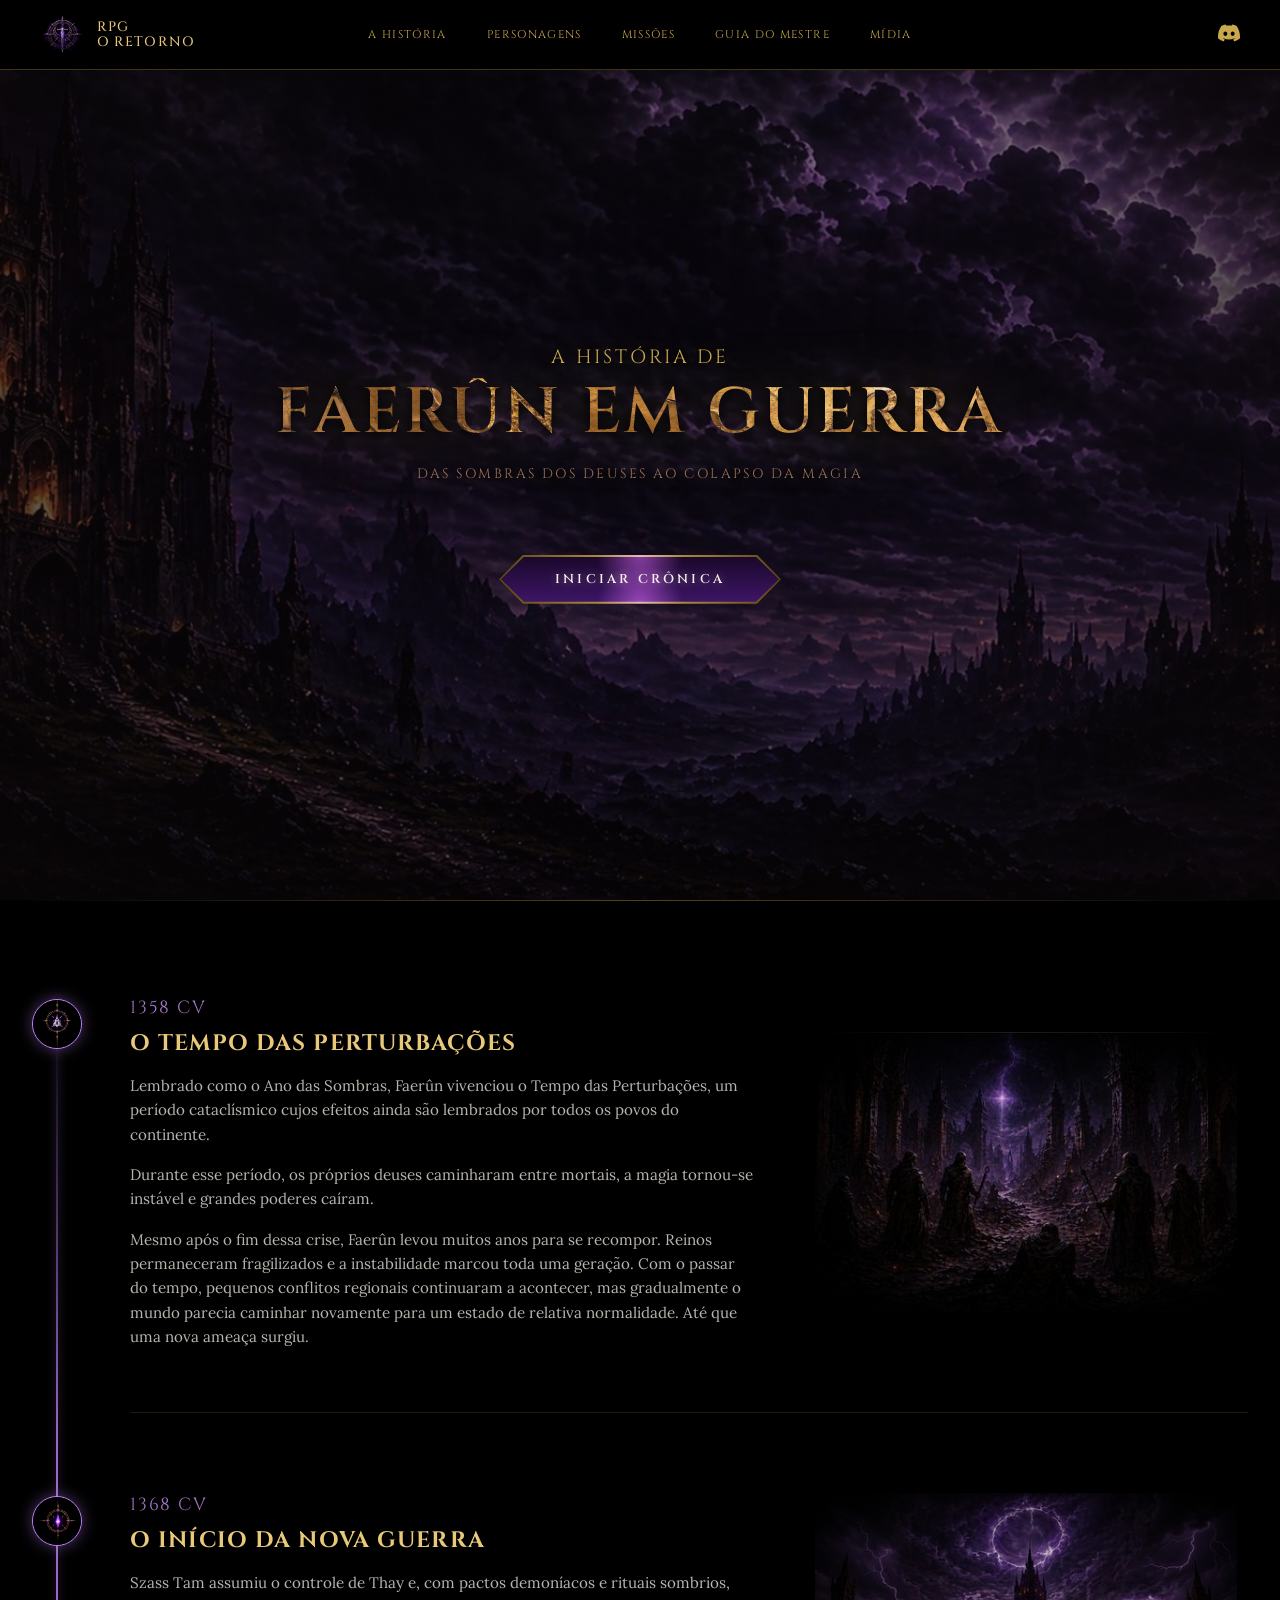
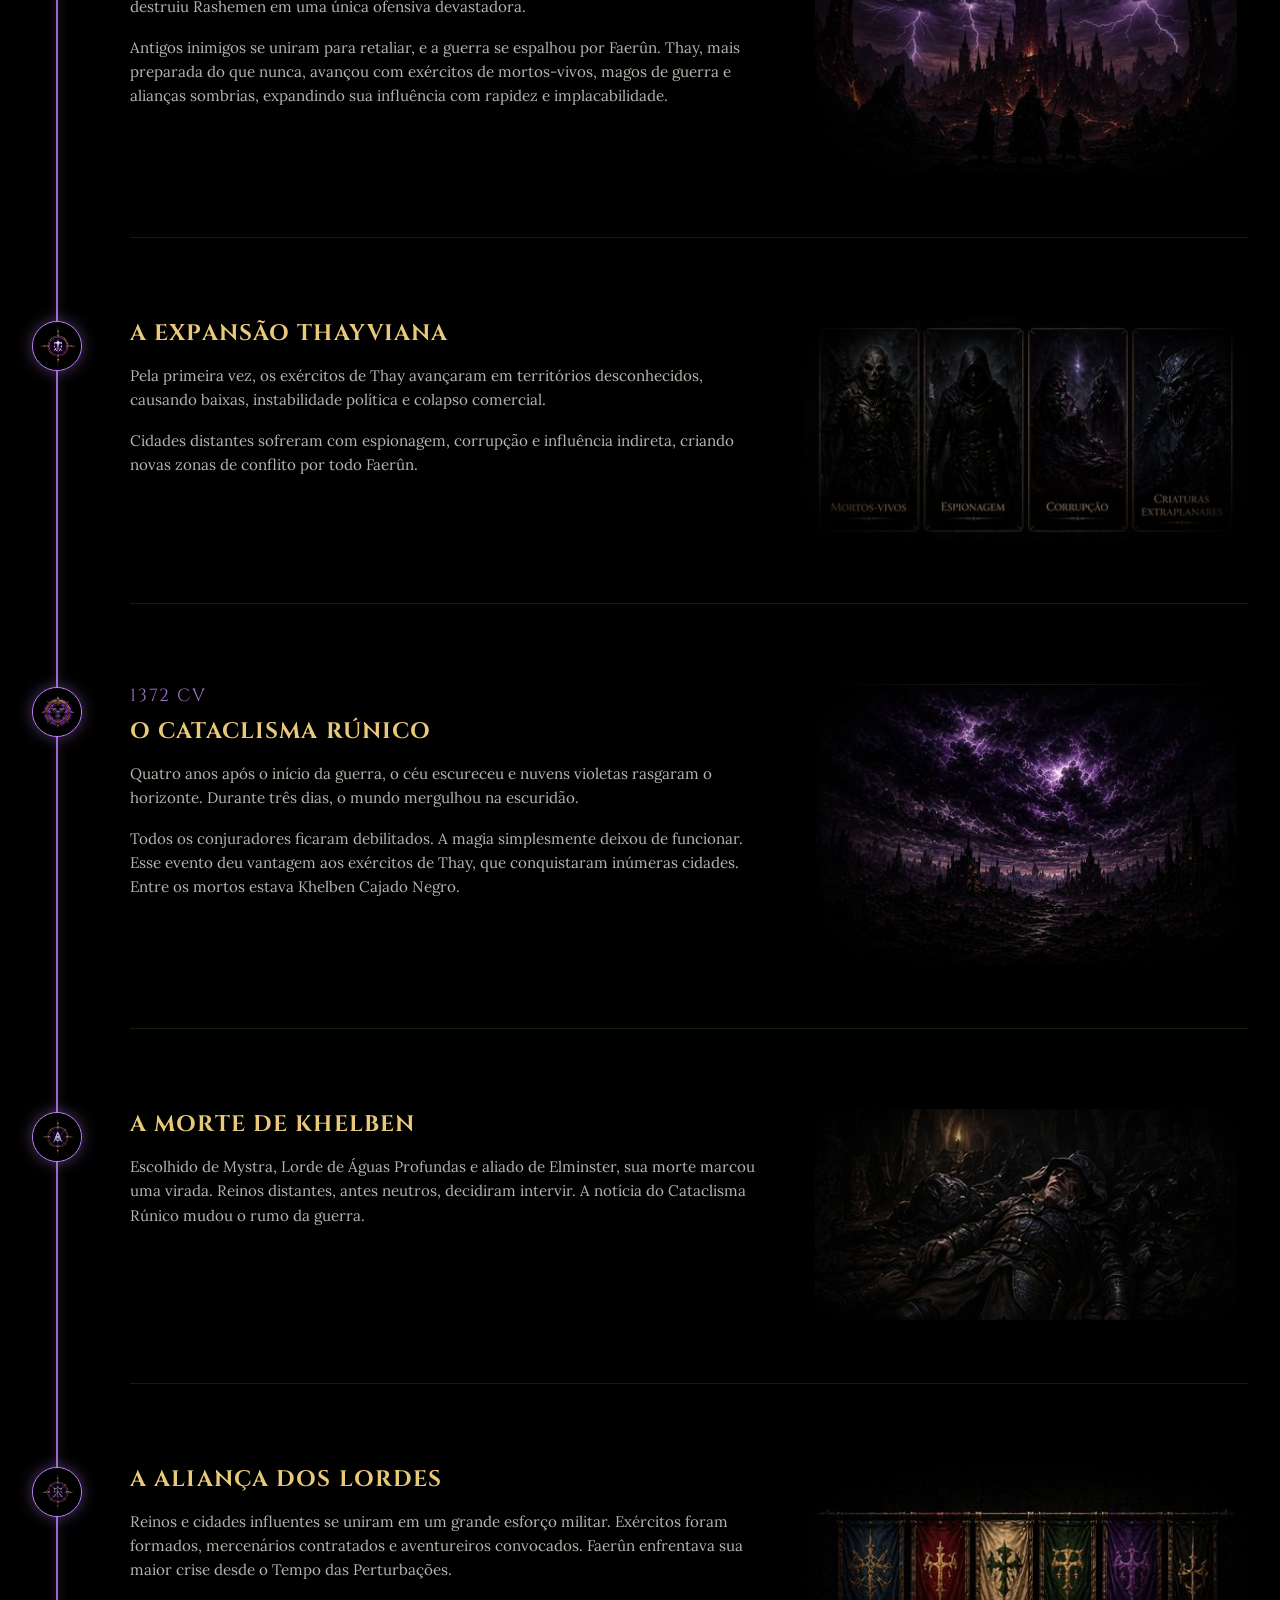
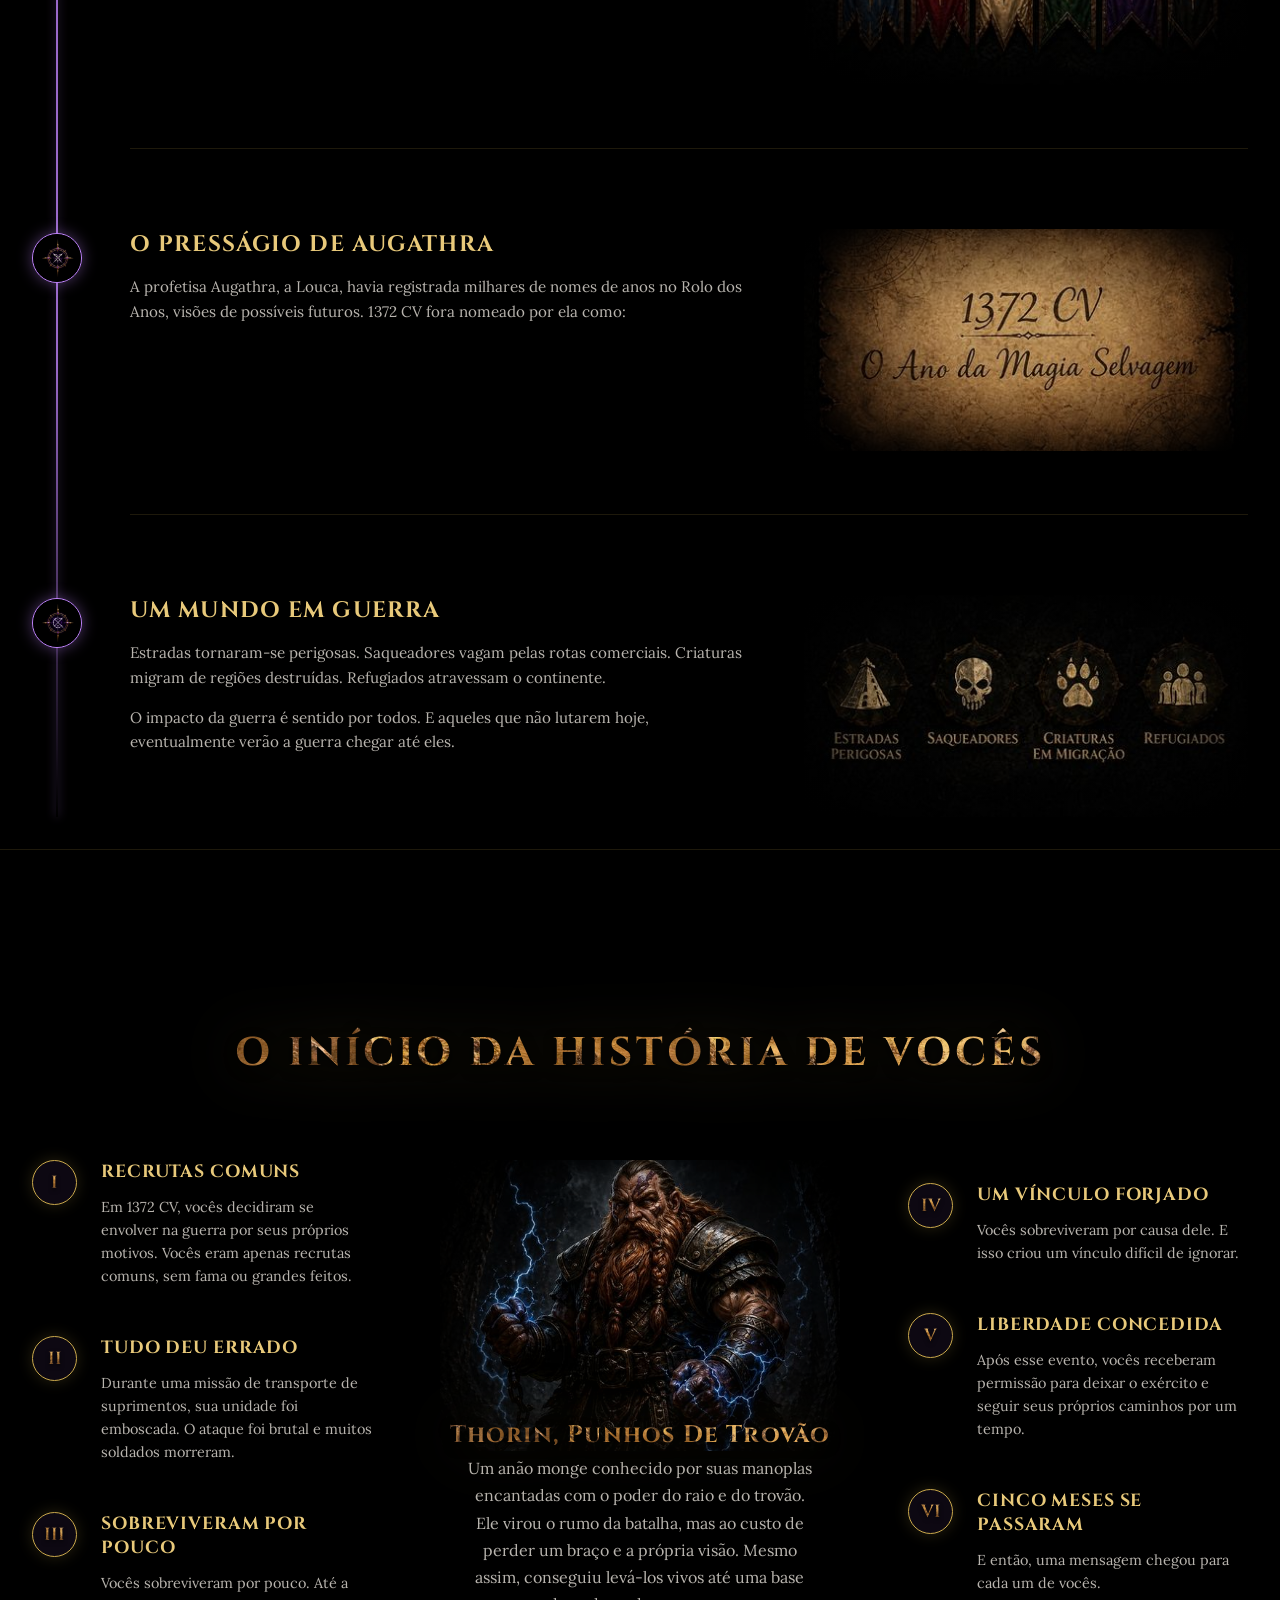
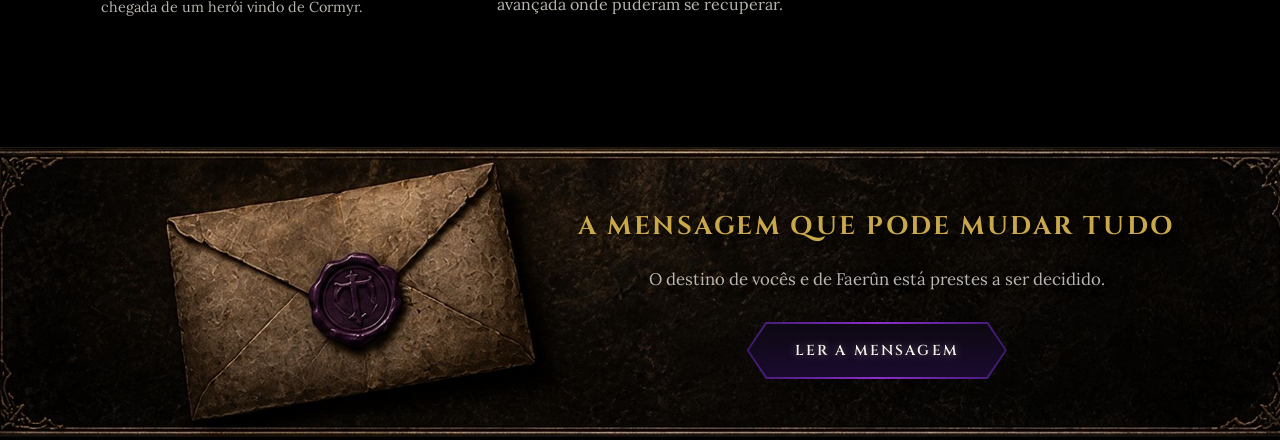
<file: historia.html>
<!DOCTYPE html>
<html lang="pt-br">
<head>
  <meta charset="UTF-8">
  <meta name="viewport" content="width=device-width, initial-scale=1.0">
  <title>A História - Crônicas da Guerra Rúnica</title>

  <link rel="stylesheet" href="css/reset.css">
  <link rel="stylesheet" href="css/variables.css">
  <link rel="stylesheet" href="css/hero.css"> 
  <link rel="stylesheet" href="css/historia.css"> </head>
<body>

  <header class="navbar" id="navbar">
    <div class="navbar__brand">
      <a href="index.html" style="display: flex; align-items: center; gap: 0.75rem;">
        <img src="images/logo.png" alt="Símbolo Rúnico" class="navbar__logo-img">
        <div class="navbar__logo-text">
          <span class="navbar__logo-main">RPG</span>
          <span class="navbar__logo-main">O retorno</span>
        </div>
      </a>
    </div>

    <nav class="navbar__nav">
      <a href="historia.html" class="navbar__link">A História</a>
      <a href="#Personagens" class="navbar__link">Personagens</a>
      <a href="#Missões" class="navbar__link">Missões</a>
      <a href="#mestre"   class="navbar__link">Guia do Mestre</a>
      <a href="#midia"    class="navbar__link">Mídia</a>
    </nav>

    <div class="navbar__social">
      <a href="#" class="navbar__social-link" aria-label="Discord">
        <svg viewBox="0 0 24 24" fill="currentColor" width="22" height="22">
          <path d="M20.317 4.3698a19.7913 19.7913 0 00-4.8851-1.5152.0741.0741 0 00-.0785.0371c-.211.3753-.4447.8648-.6083 1.2495-1.8447-.2762-3.68-.2762-5.4868 0-.1636-.3933-.4058-.8742-.6177-1.2495a.077.077 0 00-.0785-.037 19.7363 19.7363 0 00-4.8852 1.515.0699.0699 0 00-.0321.0277C.5334 9.0458-.319 13.5799.0992 18.0578a.0824.0824 0 00.0312.0561c2.0528 1.5076 4.0413 2.4228 5.9929 3.0294a.0777.0777 0 00.0842-.0276c.4616-.6304.8731-1.2952 1.226-1.9942a.076.076 0 00-.0416-.1057c-.6528-.2476-1.2743-.5495-1.8722-.8923a.077.077 0 01-.0076-.1277c.1258-.0943.2517-.1923.3718-.2914a.0743.0743 0 01.0776-.0105c3.9278 1.7933 8.18 1.7933 12.0614 0a.0739.0739 0 01.0785.0095c.1202.099.246.1981.3728.2924a.077.077 0 01-.0066.1276 12.2986 12.2986 0 01-1.873.8914.0766.0766 0 00-.0407.1067c.3604.698.7719 1.3628 1.225 1.9932a.076.076 0 00.0842.0286c1.961-.6067 3.9495-1.5219 6.0023-3.0294a.077.077 0 00.0313-.0552c.5004-5.177-.8382-9.6739-3.5485-13.6604a.061.061 0 00-.0312-.0286zM8.02 15.3312c-1.1825 0-2.1569-1.0857-2.1569-2.419 0-1.3332.9555-2.4189 2.157-2.4189 1.2108 0 2.1757 1.0952 2.1568 2.419 0 1.3332-.9555 2.4189-2.1569 2.4189zm7.9748 0c-1.1825 0-2.1569-1.0857-2.1569-2.419 0-1.3332.9554-2.4189 2.1569-2.4189 1.2108 0 2.1757 1.0952 2.1568 2.419 0 1.3332-.946 2.4189-2.1568 2.4189Z"/>
        </svg>
      </a>
    </div>
  </header>

  <section class="hero-hist">
    <div class="hero-hist__overlay"></div>

    <div class="hero-hist__content">
      <p class="hero-hist__pretitle">A História de</p>
      
      <h1 class="hero-hist__title">Faerûn em Guerra</h1>
      
      <p class="hero-hist__subtitle">Das Sombras dos Deuses ao Colapso da Magia</p>

      <a href="#historia-timeline" class="hero__cta">
        Iniciar Crônica
      </a>
    </div>
  </section>

  <!--Timeline-->
  <section class="timeline-section" id="historia-timeline">
    <div class="timeline-container">
      
      <div class="timeline__line"></div>

      <article class="timeline__item fade-in-scroll">
        <div class="timeline__node">
          <img src="images/simbolo01.png" alt="Ícone">
        </div>
        <div class="timeline__content">
          <span class="timeline__date">1358 CV</span>
          <h2 class="timeline__title">O Tempo das Perturbações</h2>
          <div class="timeline__text">
            <p>Lembrado como o Ano das Sombras, Faerûn vivenciou o Tempo das Perturbações, um período cataclísmico cujos efeitos ainda são lembrados por todos os povos do continente.</p>
            <p>Durante esse período, os próprios deuses caminharam entre mortais, a magia tornou-se instável e grandes poderes caíram.</p>
            <p>Mesmo após o fim dessa crise, Faerûn levou muitos anos para se recompor. Reinos permaneceram fragilizados e a instabilidade marcou toda uma geração. Com o passar do tempo, pequenos conflitos regionais continuaram a acontecer, mas gradualmente o mundo parecia caminhar novamente para um estado de relativa normalidade. Até que uma nova ameaça surgiu.</p>
          </div>
        </div>
        <div class="timeline__media media-single">
          <img src="images/tempo-das-pertubacoes.jpg" alt="Tempo das Perturbações">
        </div>
      </article>

      <article class="timeline__item fade-in-scroll">
        <div class="timeline__node">
          <img src="images/simbolo02.png" alt="Ícone">
        </div>
        <div class="timeline__content">
          <span class="timeline__date">1368 CV</span>
          <h2 class="timeline__title">O Início da Nova Guerra</h2>
          <div class="timeline__text">
            <p>Szass Tam assumiu o controle de Thay e, com pactos demoníacos e rituais sombrios, destruiu Rashemen em uma única ofensiva devastadora.</p>
            <p>Antigos inimigos se uniram para retaliar, e a guerra se espalhou por Faerûn. Thay, mais preparada do que nunca, avançou com exércitos de mortos-vivos, magos de guerra e alianças sombrias, expandindo sua influência com rapidez e implacabilidade.</p>
          </div>
        </div>
        <div class="timeline__media media-single">
          <img src="images/nova-guerra.jpg" alt="A Nova Guerra">
        </div>
      </article>

      <article class="timeline__item fade-in-scroll">
        <div class="timeline__node">
          <img src="images/simbolo03.png" alt="Ícone">
        </div>
        <div class="timeline__content">
          <h2 class="timeline__title">A Expansão Thayviana</h2>
          <div class="timeline__text">
            <p>Pela primeira vez, os exércitos de Thay avançaram em territórios desconhecidos, causando baixas, instabilidade política e colapso comercial.</p>
            <p>Cidades distantes sofreram com espionagem, corrupção e influência indireta, criando novas zonas de conflito por todo Faerûn.</p>
          </div>
        </div>
        <div class="timeline__media media-composed">
          <img src="images/expansao-de-thay.jpg" alt="Mortos-vivos, Espionagem e Criaturas">
        </div>
      </article>

      <article class="timeline__item fade-in-scroll">
        <div class="timeline__node">
          <img src="images/simbolo04.png" alt="Ícone">
        </div>
        <div class="timeline__content">
          <span class="timeline__date">1372 CV</span>
          <h2 class="timeline__title">O Cataclisma Rúnico</h2>
          <div class="timeline__text">
            <p>Quatro anos após o início da guerra, o céu escureceu e nuvens violetas rasgaram o horizonte. Durante três dias, o mundo mergulhou na escuridão.</p>
            <p>Todos os conjuradores ficaram debilitados. A magia simplesmente deixou de funcionar. Esse evento deu vantagem aos exércitos de Thay, que conquistaram inúmeras cidades. Entre os mortos estava Khelben Cajado Negro.</p>
          </div>
        </div>
        <div class="timeline__media media-single">
          <img src="images/cataclisma.jpg" alt="Cataclisma Rúnico">
        </div>
      </article>

      <article class="timeline__item fade-in-scroll">
        <div class="timeline__node">
          <img src="images/simbolo05.png" alt="Ícone">
        </div>
        <div class="timeline__content">
          <h2 class="timeline__title">A Morte de Khelben</h2>
          <div class="timeline__text">
            <p>Escolhido de Mystra, Lorde de Águas Profundas e aliado de Elminster, sua morte marcou uma virada. Reinos distantes, antes neutros, decidiram intervir. A notícia do Cataclisma Rúnico mudou o rumo da guerra.</p>
          </div>
        </div>
        <div class="timeline__media media-single">
          <img src="images/khelben-bg.jpg" alt="Morte de Khelben">
        </div>
      </article>

      <article class="timeline__item fade-in-scroll">
        <div class="timeline__node">
          <img src="images/simbolo06.png" alt="Ícone">
        </div>
        <div class="timeline__content">
          <h2 class="timeline__title">A Aliança dos Lordes</h2>
          <div class="timeline__text">
            <p>Reinos e cidades influentes se uniram em um grande esforço militar. Exércitos foram formados, mercenários contratados e aventureiros convocados. Faerûn enfrentava sua maior crise desde o Tempo das Perturbações.</p>
          </div>
        </div>
        <div class="timeline__media media-composed">
          <img src="images/alianca-lordes.jpg" alt="Banners da Aliança dos Lordes">
        </div>
      </article>

      <article class="timeline__item fade-in-scroll">
        <div class="timeline__node">
          <img src="images/simbolo07.png" alt="Ícone">
        </div>
        <div class="timeline__content">
          <h2 class="timeline__title">O Presságio de Augathra</h2>
          <div class="timeline__text">
            <p>A profetisa Augathra, a Louca, havia registrada milhares de nomes de anos no Rolo dos Anos, visões de possíveis futuros. 1372 CV fora nomeado por ela como:</p>
          </div>
        </div>
        <div class="timeline__media media-scroll">
          <img src="images/pressagio.jpg" alt="Pergaminho 1372">
        </div>
      </article>

      <article class="timeline__item fade-in-scroll">
        <div class="timeline__node">
          <img src="images/simbolo08.png" alt="Ícone">
        </div>
        <div class="timeline__content">
          <h2 class="timeline__title">Um Mundo em Guerra</h2>
          <div class="timeline__text">
            <p>Estradas tornaram-se perigosas. Saqueadores vagam pelas rotas comerciais. Criaturas migram de regiões destruídas. Refugiados atravessam o continente.</p>
            <p>O impacto da guerra é sentido por todos. E aqueles que não lutarem hoje, eventualmente verão a guerra chegar até eles.</p>
          </div>
        </div>
        <div class="timeline__media media-composed">
          <img src="images/mundo-em-guerra.jpg" alt="Ícones de status da guerra">
        </div>
      </article>

    </div>
  </section>

  <!-- ═══════════════════════════════════
       SEÇÃO: O INÍCIO DA HISTÓRIA
  ═══════════════════════════════════ -->
  <section class="inicio-historia" id="inicio-historia">
    <div class="inicio-historia__container">
      <h2 class="inicio-historia__main-title fade-in-scroll">O Início da História de Vocês</h2>

      <div class="inicio-historia__grid">
        <!-- Coluna Esquerda -->
        <div class="inicio-historia__col">
          <div class="inicio-item fade-in-scroll">
            <div class="inicio-item__circle"><span class="gold-text-mask">I</span></div>
            <div class="inicio-item__content">
              <h3 class="inicio-item__title">Recrutas Comuns</h3>
              <p>Em 1372 CV, vocês decidiram se envolver na guerra por seus próprios motivos. Vocês eram apenas recrutas comuns, sem fama ou grandes feitos.</p>
            </div>
          </div>
          <div class="inicio-item fade-in-scroll">
            <div class="inicio-item__circle"><span class="gold-text-mask">II</span></div>
            <div class="inicio-item__content">
              <h3 class="inicio-item__title">Tudo Deu Errado</h3>
              <p>Durante uma missão de transporte de suprimentos, sua unidade foi emboscada. O ataque foi brutal e muitos soldados morreram.</p>
            </div>
          </div>
          <div class="inicio-item fade-in-scroll">
            <div class="inicio-item__circle"><span class="gold-text-mask">III</span></div>
            <div class="inicio-item__content">
              <h3 class="inicio-item__title">Sobreviveram por Pouco</h3>
              <p>Vocês sobreviveram por pouco. Até a chegada de um herói vindo de Cormyr.</p>
            </div>
          </div>
        </div>

        <!-- Coluna Central (Thorin) -->
        <div class="inicio-historia__center fade-in-scroll">
          <img src="images/thorin-bg.jpg" alt="Thorin, Punhos de Trovão" class="inicio-historia__hero-img">
          <h3 class="inicio-historia__hero-title">Thorin, Punhos de Trovão</h3>
          <p class="inicio-historia__hero-desc">Um anão monge conhecido por suas manoplas encantadas com o poder do raio e do trovão. Ele virou o rumo da batalha, mas ao custo de perder um braço e a própria visão. Mesmo assim, conseguiu levá-los vivos até uma base avançada onde puderam se recuperar.</p>
        </div>

        <!-- Coluna Direita -->
        <div class="inicio-historia__col">
          <div class="inicio-item fade-in-scroll">
            <div class="inicio-item__circle"><span class="gold-text-mask">IV</span></div>
            <div class="inicio-item__content">
              <h3 class="inicio-item__title">Um Vínculo Forjado</h3>
              <p>Vocês sobreviveram por causa dele. E isso criou um vínculo difícil de ignorar.</p>
            </div>
          </div>
          <div class="inicio-item fade-in-scroll">
            <div class="inicio-item__circle"><span class="gold-text-mask">V</span></div>
            <div class="inicio-item__content">
              <h3 class="inicio-item__title">Liberdade Concedida</h3>
              <p>Após esse evento, vocês receberam permissão para deixar o exército e seguir seus próprios caminhos por um tempo.</p>
            </div>
          </div>
          <div class="inicio-item fade-in-scroll">
            <div class="inicio-item__circle"><span class="gold-text-mask">VI</span></div>
            <div class="inicio-item__content">
              <h3 class="inicio-item__title">Cinco Meses Se Passaram</h3>
              <p>E então, uma mensagem chegou para cada um de vocês.</p>
            </div>
          </div>
        </div>
      </div>
    </div>
  </section>

  <footer class="footer-historia">
    <div class="footer-historia__content fade-in-scroll">
      <h2 class="footer-historia__title">A Mensagem Que Pode Mudar Tudo</h2>
      <p class="footer-historia__text">O destino de vocês e de Faerûn está prestes a ser decidido.</p>
      
      <!-- Usamos o ID btnFooterCarta para reaproveitar a lógica do modal -->
      <button class="footer-historia__cta" id="btnFooterCarta">
        Ler a Mensagem
      </button>
    </div>
  </footer>

  <div class="modal" id="modalCarta" role="dialog" aria-modal="true">
    <div class="modal__backdrop" id="modalBackdrop"></div>
    <div class="modal__container">
      <button class="modal__close" id="modalClose" aria-label="Fechar">✕</button>
      <img src="images/carta-bg.jpeg" alt="Carta de Thorin" class="modal__image">
    </div>
  </div>

  <script src="js/hero.js"></script>
</body>
</html>
</file>
<file: css/variables.css>
@import url('https://fonts.googleapis.com/css2?family=Cinzel:wght@400;600;700;900&family=Lora:ital,wght@0,400;0,500;0,600;1,400;1,500&display=swap');

:root {
  /* ── Paleta ── */
  --color-black:        #000000;
  --color-dark:         #0D0812;
  --color-purple-deep:  #1A0A2E;
  --color-purple-mid:   #3D1A6E;
  --color-purple-vivid: #8B2FC9;
  --color-purple-glow:  #C084FC;
  --color-gold:         #C9A84C;
  --color-gold-light:   #E8C97A;
  --color-white:        #F5F0E8;
  --color-white-dim:    rgba(245, 240, 232, 0.75);

  /* ── Tipografia ── */
  --font-display: 'Cinzel', serif;
  --font-body:    'Lora', serif;

  /* ── Glow/Sombras ── */
  --glow-purple: 0 0 20px rgba(192, 132, 252, 0.6),
                 0 0 60px rgba(139, 47, 201, 0.3);
  --glow-gold:   0 0 15px rgba(201, 168, 76, 0.5),
                 0 0 40px rgba(201, 168, 76, 0.2);

  /* ── Transições ── */
  --transition-fast:   150ms ease;
  --transition-smooth: 400ms cubic-bezier(0.25, 0.46, 0.45, 0.94);
  --transition-slow:   800ms cubic-bezier(0.25, 0.46, 0.45, 0.94);

  /* ── Z-index ── */
  --z-base:    1;
  --z-overlay: 10;
  --z-nav:     100;
  --z-modal:   1000;
}
</file>
<file: css/hero.css>
/* ══════════════════════════════════════════
   NAVBAR
══════════════════════════════════════════ */

.navbar {
  position: fixed;
  top: 0;
  left: 0;
  right: 0;
  z-index: var(--z-nav);
  display: flex;
  align-items: center;
  justify-content: space-between;
  padding: 0.75rem 2.5rem; /* Ajustado levemente para uma altura mais elegante */
  
  /* Mudança: De gradiente para cor sólida preta */
  background: var(--color-black); 
  
  /* Mudança: Borda inferior um pouco mais definida para o efeito dourado */
  border-bottom: 1px solid rgba(201, 168, 76, 0.3); 
  
  transition: background var(--transition-smooth);
}

.navbar.scrolled {
  background: rgba(10, 6, 8, 0.97);
  border-bottom-color: rgba(201, 168, 76, 0.3);
  box-shadow: 0 4px 30px rgba(0, 0, 0, 0.5);
}

.navbar__brand {
  display: flex;
  align-items: center;
  gap: 0.75rem;
}

.navbar__logo-icon {
  font-size: 1.5rem;
  color: var(--color-purple-glow);
  text-shadow: var(--glow-purple);
  line-height: 1;
}

.navbar__logo-text {
  display: flex;
  flex-direction: column;
  line-height: 1.1;
}

.navbar__logo-img {
  width: 45px; 
  height: auto;
}

.navbar__logo-small {
  font-family: var(--font-display);
  font-size: 0.6rem;
  font-weight: 400;
  letter-spacing: 0.15em;
  text-transform: uppercase;
  color: var(--color-gold);
}

.navbar__logo-main {
  font-family: var(--font-display);
  font-size: 0.85rem;
  font-weight: 500;
  letter-spacing: 0.08em;
  text-transform: uppercase;
  color: var(--color-gold-light);
}

.navbar__nav {
  display: flex;
  align-items: center;
  gap: 2.5rem;
  
  /* Adicione estas 3 linhas para forçar o centro perfeito */
  position: absolute;
  left: 50%;
  transform: translateX(-50%);
}

.navbar__link {
  font-family: var(--font-display);
  font-size: 0.7rem;
  font-weight: 400;
  letter-spacing: 0.12em;
  text-transform: uppercase;
  color: var(--color-gold); /* Modificado de white-dim para gold */
  transition: color var(--transition-fast);
  position: relative;
}

.navbar__link::after {
  content: '';
  position: absolute;
  bottom: -4px;
  left: 0;
  width: 0;
  height: 1px;
  background: var(--color-gold);
  transition: width var(--transition-smooth);
}

.navbar__link:hover {
  color: var(--color-gold-light);
}

.navbar__link:hover::after {
  width: 100%;
}

.navbar__social {
  display: flex;
  align-items: center;
  gap: 1.25rem;
}

.navbar__social-link {
  color: var(--color-gold); /* Modificado de white-dim para gold */
  transition: color var(--transition-fast), transform var(--transition-fast);
}

.navbar__social-link:hover {
  color: var(--color-gold-light); /* Modificado de purple-glow para gold-light */
  transform: translateY(-2px);
}

/* ══════════════════════════════════════════
   HERO
══════════════════════════════════════════ */

.hero {
  position: relative;
  width: 100%;
  height: 100vh;
  min-height: 600px;
  display: flex;
  align-items: center;
  justify-content: center;
  overflow: hidden;
  background-color: var(--color-black);
}

/* Background */
.hero__bg {
  position: absolute;
  inset: 0;
  z-index: 0;
}

.hero__bg-video {
  width: 100%;
  height: 100%;
  object-fit: cover; /* Garante que o vídeo cubra a tela toda */
  object-position: center;
  /* Mantendo o clima cinematográfico que ajustamos */
  filter: brightness(0.4) contrast(1); 
}



/* Partículas */
.hero__particles {
  position: absolute;
  inset: 0;
  z-index: 1;
  pointer-events: none;
}

.particle {
  position: absolute;
  width: 3px;
  height: 3px;
  background: var(--color-purple-glow);
  border-radius: 50%;
  box-shadow: var(--glow-purple);
  animation: particle-float linear infinite;
  opacity: 0;
}

.particle:nth-child(1) { left: 15%; animation-duration: 8s;  animation-delay: 0s;   top: 70%; }
.particle:nth-child(2) { left: 35%; animation-duration: 11s; animation-delay: 2s;   top: 80%; }
.particle:nth-child(3) { left: 55%; animation-duration: 9s;  animation-delay: 1s;   top: 75%; }
.particle:nth-child(4) { left: 72%; animation-duration: 13s; animation-delay: 3s;   top: 85%; }
.particle:nth-child(5) { left: 88%; animation-duration: 10s; animation-delay: 0.5s; top: 65%; }

@keyframes particle-float {
  0%   { opacity: 0; transform: translateY(0) scale(1); }
  10%  { opacity: 1; }
  80%  { opacity: 0.6; }
  100% { opacity: 0; transform: translateY(-400px) scale(0.3); }
}

/* Conteúdo */
.hero__content {
  position: relative;
  z-index: 2;
  text-align: center;
  display: flex;
  flex-direction: column;
  align-items: center;
  gap: 1.25rem;
  animation: hero-reveal 1.4s cubic-bezier(0.25, 0.46, 0.45, 0.94) forwards;
  opacity: 0;
}

@keyframes hero-reveal {
  0%   { opacity: 0; transform: translateY(24px); }
  100% { opacity: 1; transform: translateY(0); }
}

.hero__ornament {
  font-size: 1rem;
  color: var(--color-gold);
  text-shadow: var(--glow-gold);
  letter-spacing: 1rem;
  animation: ornament-pulse 3s ease-in-out infinite;
}

@keyframes ornament-pulse {
  0%, 100% { opacity: 0.7; text-shadow: var(--glow-gold); }
  50%       { opacity: 1;   text-shadow: 0 0 30px rgba(201,168,76,0.8), 0 0 60px rgba(201,168,76,0.4); }
}

.hero__pretitle {
  font-family: var(--font-display);
  font-size: clamp(0.95rem, 1.7vw, 1.2rem);
  font-weight: 400;
  letter-spacing: 0.35em;
  text-transform: capitalize;
  color: var(--color-gold);
  text-shadow: var(--glow-gold);
}

.hero__title-group {
  display: flex;
  flex-direction: column;
  align-items: center;
}

.hero__title {
  display: flex;
  flex-direction: column;
  align-items: center;
  line-height: 0.9;
  
  /* Adicionamos drop-shadow aqui para dar profundidade ao texto com máscara */
  filter: drop-shadow(0px 4px 2px rgba(0, 0, 0, 0.8)) drop-shadow(0px 0px 20px rgba(201, 168, 76, 0.3));
}

.hero__title-line {
  display: block;
  font-family: var(--font-display);
  font-size: clamp(2.6rem, 6vw, 5.5rem);
  font-weight: 600;
  letter-spacing: 0.04em;
  text-transform: capitalize;
  
  /* Removemos o text-shadow daqui pois ele conflita com text-fill-color transparent */
  
  /* Substituímos o gradiente pela imagem de textura */
  background: url('../images/textura-ouro.jpg') center/cover no-repeat;
  
  /* Máscara de texto para o fundo aparecer apenas dentro das letras */
  -webkit-background-clip: text;
  background-clip: text;
  -webkit-text-fill-color: transparent;
  color: transparent; /* Fallback */
}

/* A linha horizontal dourada */
.hero__divider {
  position: relative;
  width: 100%;
  max-width: 450px; /* Controla a largura máxima da linha */
  height: 1px;
  /* Cria o efeito da linha sumindo nas bordas e forte no meio */
  background: linear-gradient(
    90deg, 
    transparent 0%, 
    rgba(201, 168, 76, 0.8) 50%, /* Nossa cor gold */
    transparent 100%
  );
  /* Ajuste das margens para aproximar os elementos */
  margin-top: 0.25rem;
  margin-bottom: 0.25rem; /* Reduzido de 1.5rem para aproximar do subtítulo */
  margin-left: 0;
  margin-right: 0;
  display: flex;
  align-items: center;
  justify-content: center;
}

/* O losango central brilhante */
.hero__divider::before {
  content: '';
  position: absolute;
  width: 10px;
  height: 10px;
  /* Rotaciona um quadrado em 45 graus para virar um losango */
  transform: rotate(45deg);
  
  /* Cor interna roxa e borda dourada */
  background: #3D1A6E; /* Roxo médio */
  border: 1px solid #C9A84C; /* Dourado */
  
  /* O brilho (glow) roxo ao redor do losango */
  box-shadow: 0 0 12px 2px rgba(192, 132, 252, 0.7);
}

.hero__subtitle {
  font-family: var(--font-body);
  font-size: clamp(0.85rem, 1.8vw, 1.05rem);
  font-style: italic;
  font-weight: 400;
  color: #9c7257;
  line-height: 1.5;
  max-width: 480px;
  letter-spacing: 0.02em;
}

/* CTA Button */
/* Container principal do botão (fundo dourado que servirá de borda) */
.hero__cta {
  position: relative;
  padding: 1.2rem 4rem;
  margin-top: 2rem;
  font-family: var(--font-display);
  font-size: clamp(0.85rem, 1.2vw, 1.1rem);
  font-weight: 600;
  letter-spacing: 0.25em;
  text-transform: uppercase;
  color: #F5F0E8;
  text-shadow: 0 0 10px rgba(245, 240, 232, 0.4);
  
  /* Gradiente dourado que forma a borda externa */
  background: linear-gradient(90deg, #5c4316, #C9A84C, #5c4316);
  
  /* A tesoura: corta as laterais em formato de seta/chanfro */
  clip-path: polygon(1.5rem 0, calc(100% - 1.5rem) 0, 100% 50%, calc(100% - 1.5rem) 100%, 1.5rem 100%, 0 50%);
  
  border: none;
  cursor: pointer;
  display: inline-flex;
  align-items: center;
  justify-content: center;
  transition: transform 0.2s ease, filter 0.3s ease;
  z-index: 1; /* Cria um contexto de empilhamento */
}

/* O "miolo" escuro do botão, ligeiramente menor para revelar o dourado do fundo */
.hero__cta::before {
  content: '';
  position: absolute;
  /* Os 2px aqui definem a espessura da borda dourada */
  top: 2px; left: 2px; right: 2px; bottom: 2px; 
  
  /* Fundo roxo muito escuro */
  background: linear-gradient(180deg, #1a082b 0%, #3d1566 100%);
  
  /* Mesma tesoura, mas ajustada para caber dentro */
  clip-path: polygon(calc(1.5rem - 1px) 0, calc(100% - (1.5rem - 1px)) 0, 100% 50%, calc(100% - (1.5rem - 1px)) 100%, calc(1.5rem - 1px) 100%, 0 50%);
  z-index: -1; /* Joga pro fundo, mas atrás do texto */
}

/* Os pontos de luz roxa (glow) no centro do topo e da base */
.hero__cta::after {
  content: '';
  position: absolute;
  top: 0; left: 50%;
  transform: translateX(-50%);
  width: 100px;
  height: 100%;
  pointer-events: none;
  z-index: 2;
  /* Cria duas esferas de luz brilhantes */
  background: 
    radial-gradient(ellipse at 50% 0%, rgba(220, 100, 255, 0.8) 0%, transparent 60%),
    radial-gradient(ellipse at 50% 100%, rgba(220, 100, 255, 0.8) 0%, transparent 60%);
  mix-blend-mode: screen;
  opacity: 0.7;
  transition: opacity 0.3s ease;
}

/* Efeito ao passar o mouse */
.hero__cta:hover {
  filter: brightness(1.2);
  transform: scale(1.02);
}

.hero__cta:hover::after {
  opacity: 1; /* Brilha mais forte no hover */
}

.hero__cta:active {
  transform: scale(0.98);
}

/* Scroll indicator */
.hero__scroll {
  position: absolute;
  bottom: 2rem;
  left: 50%;
  transform: translateX(-50%);
  z-index: 2;
  display: flex;
  flex-direction: column;
  align-items: center;
  gap: 0.5rem;
  animation: scroll-fade 2s ease-in-out 2s both;
}

@keyframes scroll-fade {
  from { opacity: 0; transform: translateX(-50%) translateY(10px); }
  to   { opacity: 1; transform: translateX(-50%) translateY(0); }
}

.hero__scroll-mouse {
  width: 22px;
  height: 36px;
  border: 1.5px solid rgba(201, 168, 76, 0.4);
  border-radius: 11px;
  display: flex;
  justify-content: center;
  padding-top: 6px;
}

.hero__scroll-wheel {
  width: 3px;
  height: 7px;
  background: var(--color-gold);
  border-radius: 2px;
  animation: scroll-wheel 1.8s ease-in-out infinite;
}

@keyframes scroll-wheel {
  0%   { transform: translateY(0);   opacity: 1; }
  80%  { transform: translateY(10px); opacity: 0; }
  100% { transform: translateY(0);   opacity: 0; }
}

.hero__scroll-label {
  font-family: var(--font-display);
  font-size: 0.55rem;
  letter-spacing: 0.2em;
  text-transform: uppercase;
  color: rgba(201, 168, 76, 0.5);
}

/* ══════════════════════════════════════════
   MODAL — Carta de Thorin
══════════════════════════════════════════ */

.modal {
  position: fixed;
  inset: 0;
  z-index: var(--z-modal);
  display: flex;
  align-items: center;
  justify-content: center;
  pointer-events: none;
  opacity: 0;
  transition: opacity var(--transition-smooth);
}

.modal.active {
  pointer-events: all;
  opacity: 1;
}

.modal__backdrop {
  position: absolute;
  inset: 0;
  background: rgba(10, 6, 8, 0.85);
  backdrop-filter: blur(6px);
}

.modal__container {
  position: relative;
  z-index: 1;
  width: min(680px, 90vw);
  max-height: 85vh;
  overflow-y: auto;
  background:
    linear-gradient(
      145deg,
      rgba(26, 10, 46, 0.97) 0%,
      rgba(13, 8, 18, 0.99) 100%
    );
  border: 1px solid rgba(201, 168, 76, 0.3);
  padding: 3rem 3.5rem;
  text-align: center;
  box-shadow:
    0 0 60px rgba(139, 47, 201, 0.3),
    inset 0 0 80px rgba(61, 26, 110, 0.1);

  /* 1. Definimos que o ponto de ancoragem da animação é o topo do elemento */
  transform-origin: top center;
  
  /* 2. Estado inicial (Fechado): 
     - perspective(1200px): Cria o ambiente 3D.
     - rotateX(-60deg): Inclina o fundo da carta para trás, sumindo.
     - scaleY(0): A carta está completamente enrolada.
     - translateY(-40px): A carta começa um pouco mais alta. */
  transform: perspective(1200px) rotateX(-60deg) scaleY(0) translateY(-40px);
  
  /* A opacidade do container também começa em 0 */
  opacity: 0;
  
  /* 3. A transição: Usamos 'ease-in' para fechar rápido, mas na volta usaremos outro tempo */
  transition: transform 0.3s ease-in, opacity 0.3s ease-in;

  /* Scrollbar personalizada */
  scrollbar-width: thin;
  scrollbar-color: rgba(201,168,76,0.3) transparent;
}

.modal.active .modal__container {
  /* Estado Final (Aberto): Totalmente visível, sem rotação e tamanho original */
  transform: perspective(1200px) rotateX(0deg) scaleY(1) translateY(0);
  opacity: 1;
  
  /* 4. A Mágica do Quique: O cubic-bezier(0.34, 1.56, 0.64, 1) faz a carta 
     descer, passar um pouquinho do limite, e voltar, como um papel pesado se abrindo! */
  transition: transform 0.8s cubic-bezier(0.34, 1.56, 0.64, 1), opacity 0.5s ease-out;
}

.modal__container::-webkit-scrollbar { width: 4px; }
.modal__container::-webkit-scrollbar-thumb {
  background: rgba(201,168,76,0.3);
  border-radius: 2px;
}

.modal__close {
  position: absolute;
  top: 1.25rem;
  right: 1.5rem;
  font-family: var(--font-display);
  font-size: 0.85rem;
  color: rgba(245, 240, 232, 0.4);
  cursor: pointer;
  transition: color var(--transition-fast);
  background: none;
  border: none;
  line-height: 1;
}

.modal__close:hover {
  color: var(--color-gold);
}

.modal__ornament {
  font-size: 1rem;
  color: var(--color-gold);
  text-shadow: var(--glow-gold);
  margin-bottom: 0.75rem;
}

.modal__title {
  font-family: var(--font-display);
  font-size: clamp(1.2rem, 3vw, 1.6rem);
  font-weight: 700;
  letter-spacing: 0.1em;
  text-transform: uppercase;
  color: var(--color-gold-light);
  text-shadow: var(--glow-gold);
  margin-bottom: 1.25rem;
}

.modal__divider {
  width: 120px;
  height: 1px;
  background: linear-gradient(
    to right,
    transparent,
    var(--color-gold),
    transparent
  );
  margin: 0 auto 2rem;
}

.modal__body {
  text-align: left;
  display: flex;
  flex-direction: column;
  gap: 1rem;
}

.modal__body p {
  font-family: var(--font-body);
  font-size: clamp(0.875rem, 1.5vw, 0.95rem);
  font-weight: 400;
  line-height: 1.8;
  color: var(--color-white-dim);
}

.modal__signature {
  font-family: var(--font-display) !important;
  font-size: 0.85rem !important;
  letter-spacing: 0.08em;
  color: var(--color-gold) !important;
  text-align: right;
  margin-top: 0.5rem;
  text-shadow: var(--glow-gold);
}

/* Esconde os elementos internos inicialmente */
.modal__title,
.modal__divider,
.modal__body,
.modal__ornament {
  opacity: 0;
  transform: translateY(15px); /* Joga o texto um pouco pra baixo */
  transition: opacity 0s, transform 0s; /* Reseta quando fecha */
}

/* Quando o modal fica ativo, anima os elementos internos com um atraso (delay) */
.modal.active .modal__ornament {
  opacity: 1;
  transform: translateY(0);
  transition: opacity 0.6s ease 0.3s, transform 0.6s ease 0.3s;
}

.modal.active .modal__title {
  opacity: 1;
  transform: translateY(0);
  transition: opacity 0.6s ease 0.4s, transform 0.6s ease 0.4s;
}

.modal.active .modal__divider {
  opacity: 1;
  transform: translateY(0);
  transition: opacity 0.6s ease 0.5s, transform 0.6s ease 0.5s;
}

.modal.active .modal__body {
  opacity: 1;
  transform: translateY(0);
  transition: opacity 0.8s ease 0.6s, transform 0.8s ease 0.6s;
}

/* ══════════════════════════════════════════
   CONTROLE DE ÁUDIO DO HERO
══════════════════════════════════════════ */

.hero__audio-btn {
  position: absolute;
  bottom: 1.5rem;
  right: 1.5rem;
  z-index: var(--z-overlay); /* Garante que fique clicável por cima do vídeo */
  background: rgba(10, 6, 8, 0.6);
  backdrop-filter: blur(4px);
  border: 1px solid rgba(201, 168, 76, 0.3);
  border-radius: 50%;
  width: 30px;
  height: 30px;
  color: var(--color-gold);
  display: flex;
  align-items: center;
  justify-content: center;
  cursor: pointer;
  transition: all var(--transition-fast);
}

.hero__audio-btn:hover {
  border-color: var(--color-gold);
  background: rgba(10, 6, 8, 0.9);
  transform: scale(1.1);
  box-shadow: var(--glow-gold);
}

/* Responsividade: mover um pouco em telas de celular */
@media (max-width: 768px) {
  .hero__audio-btn {
    bottom: 1.5rem;
    right: 1.5rem;
    width: 40px;
    height: 40px;
  }
}
</file>
<file: css/historia.css>
/* ══════════════════════════════════════════
   HERO DA PÁGINA "A HISTÓRIA"
══════════════════════════════════════════ */

.hero-hist {
  position: relative;
  width: 100%;
  height: 100vh;
  min-height: 600px;
  display: flex;
  align-items: center;
  justify-content: center;
  
  
  background: url('../images/hero-hist.jpg') center/cover no-repeat;
  background-color: var(--color-black);
  overflow: hidden;
}

/* Escurece levemente a imagem para garantir a leitura do texto */
.hero-hist__overlay {
  position: absolute;
  inset: 0;
  background: radial-gradient(circle at center, rgba(10, 6, 8, 0.2) 0%, rgba(10, 6, 8, 0.8) 100%);
  z-index: 1;
}

.hero-hist__content {
  position: relative;
  z-index: 2;
  text-align: center;
  display: flex;
  flex-direction: column;
  align-items: center;
  margin-top: 3rem; /* Compensa o espaço da navbar */
  
  /* Animação suave de entrada ao carregar a página */
  animation: fadeUp 1.2s cubic-bezier(0.25, 0.46, 0.45, 0.94) forwards;
}

@keyframes fadeUp {
  0% { opacity: 0; transform: translateY(30px); }
  100% { opacity: 1; transform: translateY(0); }
}

/* ── Tipografia ── */

.hero-hist__pretitle {
  font-family: var(--font-display);
  font-size: clamp(0.95rem, 1.7vw, 1.2rem);
  color: var(--color-gold);
  text-transform: uppercase;
  letter-spacing: 0.15em;
  margin-bottom: 0.5rem;
  text-shadow: 0 4px 10px rgba(0, 0, 0, 0.8);
}

.hero-hist__title {
  font-family: var(--font-display);
  font-size: clamp(2rem, 5vw, 5rem);
  font-weight: 600;
  text-transform: uppercase;
  letter-spacing: 0.05em;
  line-height: 1.1;
  margin-bottom: 1rem;
  
  /* A MESMA MÁSCARA DE OURO DO INDEX */
  background: url('../images/textura-ouro.jpg') center/cover no-repeat;
  -webkit-background-clip: text;
  background-clip: text;
  -webkit-text-fill-color: transparent;
  color: transparent; 
  
  /* Sombra para destacar as bordas da letra dourada no fundo escuro */
  filter: drop-shadow(0px 4px 6px rgba(0, 0, 0, 0.9)) drop-shadow(0px 0px 30px rgba(201, 168, 76, 0.2));
}

.hero-hist__subtitle {
  font-family: var(--font-display);
  font-size: clamp(0.7rem, 1.2vw, 0.85rem);
  color: #9c7257;
  text-transform: uppercase;
  letter-spacing: 0.18em;
  margin-bottom: 2.5rem;
  text-shadow: 0 4px 8px rgba(0, 0, 0, 0.9);
}

/* Reduz o botão levemente caso queira exatamente a proporção da imagem */
.hero-hist__content .hero__cta {
  padding: 1rem 3.5rem;
  font-size: clamp(0.8rem, 1vw, 1rem);
}

/* ══════════════════════════════════════════
   LINHA DO TEMPO DA HISTÓRIA
══════════════════════════════════════════ */

.timeline-section {
  background-color: var(--color-black);
  padding: 6rem 2rem 2rem;
  position: relative;
  overflow: hidden;
}

.timeline-section::before {
  content: '';
  position: absolute;
  top: 0;
  left: 0;
  right: 0;
  height: 1px;
  background: linear-gradient(90deg, transparent, rgba(201, 168, 76, 0.4), transparent);
}

.timeline-container {
  max-width: 1300px;
  margin: 0 auto;
  position: relative;
  display: flex;
  flex-direction: column;
  gap: 5rem;
}

/* ── A Linha Vertical Mágica ── */
.timeline__line {
  position: absolute;
  top: 0;
  bottom: 0;
  left: 24px; 
  width: 2px;
  background: linear-gradient(
    to bottom, 
    rgba(192, 132, 252, 0.0) 0%,   /* Transparente no topo */
    rgba(192, 132, 252, 0.8) 15%,  /* Fica sólido rapidamente */
    rgba(192, 132, 252, 0.8) 85%,  /* Mantém sólido quase até o final */
    rgba(192, 132, 252, 0.0) 100%  /* Transparente na base */
  );
  box-shadow: 0 0 10px rgba(192, 132, 252, 0.4);
  z-index: 0;
}

/* ── O Item da Timeline ── */
.timeline__item {
  display: grid;
  grid-template-columns: 50px 1.2fr 0.85fr;
  gap: 3rem;
  position: relative;
  z-index: 1;
  align-items: start;
  padding-bottom: 4rem;
}

.timeline__item::after {
  content: '';
  position: absolute;
  bottom: 0;
  left: calc(50px + 3rem);
  right: 0;
  height: 1px;
  background: rgba(201, 168, 76, 0.15);
}

.timeline__item:last-child {
  padding-bottom: 0;
}

.timeline__item:last-child::after {
  display: none;
}

/* ── Os Nós (Bolinhas com os ícones) ── */
.timeline__node {
  width: 50px;
  height: 50px;
  margin-top: 0.2rem;
  background: var(--color-dark);
  border: 1.5px solid var(--color-purple-glow);
  border-radius: 50%;
  display: flex;
  align-items: center;
  justify-content: center;
  box-shadow: 0 0 15px rgba(192, 132, 252, 0.4);
  position: relative;
  overflow: hidden;
}

.timeline__node::before,
.timeline__node::after {
  content: '';
  position: absolute;
  width: 4px;
  height: 4px;
  background: var(--color-purple-glow);
  border-radius: 50%;
  left: 50%;
  transform: translateX(-50%);
}
.timeline__node::before { top: -6px; }
.timeline__node::after { bottom: -6px; }

.timeline__node img {
  width: 100%;
  height: 100%;
  object-fit: cover;
  border-radius: 50%;
}

/* ── Textos ── */
.timeline__content {
  display: flex;
  flex-direction: column;
  gap: 0.5rem;
}

.timeline__date {
  font-family: var(--font-display);
  font-size: 1.1rem;
  color: #a476c8;
  letter-spacing: 0.1em;
}

.timeline__title {
  font-family: var(--font-display);
  font-size: 1.4rem;
  color: var(--color-gold-light);
  text-transform: uppercase;
  letter-spacing: 0.05em;
  margin-bottom: 0.5rem;
}

.timeline__text p {
  font-family: var(--font-body);
  font-size: 0.95rem;
  line-height: 1.6;
  color: var(--color-white-dim);
  margin-bottom: 1rem;
}
.timeline__text p:last-child { margin-bottom: 0; }

/* ── Área de Mídia (Imagens da Direita) ── */
.timeline__media {
  display: flex;
  justify-content: center;
  align-self: center;
  justify-self: end;
  position: relative;
  overflow: hidden;
}

.timeline__media::after {
  content: '';
  position: absolute;
  inset: -2px;
  z-index: 1;
  pointer-events: none;
  background: radial-gradient(
    ellipse at center,
    transparent 30%, 
    rgba(0, 0, 0, 0.4) 65%, 
    #000000 95%, 
    #000000 100%
  );
}

.timeline__media img {
  border-radius: 4px;
  position: relative;
  z-index: 0;
  transition: transform var(--transition-smooth);
}

/* Variação 1: Imagem Única Padrão */
.media-single img {
  width: 100%;
  max-width: 95%;
  max-height: 320px;
  object-fit: cover;
  border: none;
  border-radius: 8px;
  box-shadow: none;
  -webkit-mask-image: radial-gradient(ellipse 95% 80% at 50% 50%, black 60%, transparent 100%);
  mask-image: radial-gradient(ellipse 95% 80% at 50% 50%, black 60%, transparent 100%);
}

.timeline__item:hover .media-single img {
  border-color: rgba(201, 168, 76, 0.5);
}

/* Variação 2: Imagem Composta (Seu design pré-montado) */
.media-composed img {
  width: 100%;
  height: auto;
  object-fit: contain;
  border: none;
  box-shadow: none;
  background: transparent;
  -webkit-mask-image: radial-gradient(ellipse 95% 80% at 50% 50%, black 60%, transparent 100%);
  mask-image: radial-gradient(ellipse 95% 80% at 50% 50%, black 60%, transparent 100%);
}

/* ── Animações de Scroll ── */
.fade-in-scroll {
  /* opacity: 0; */
  transform: translateY(40px);
  transition: opacity 0.8s ease-out, transform 0.8s cubic-bezier(0.25, 0.46, 0.45, 0.94);
}

.fade-in-scroll.is-visible {
  opacity: 1;
  transform: translateY(0);
}

/* Responsividade Básica para Celulares */
@media (max-width: 900px) {
  .timeline__item {
    grid-template-columns: 50px 1fr; 
  }
  .timeline__line { left: 24px; }
  .timeline__node { width: 50px; height: 50px; }
  
  .timeline__media {
    grid-column: 2; 
    margin-top: -1rem;
  }
}

/* ══════════════════════════════════════════
   FOOTER (FINAL DA PÁGINA)
══════════════════════════════════════════ */
.footer-historia {
  width: 100%;
  max-width: 1920px;
  aspect-ratio: 1920 / 440;
  min-height: 280px; /* Trava de segurança para não sumir no mobile */
  margin: 0 auto;
  position: relative;
  background: var(--color-black) url('../images/footer-bg.jpg') center / 100% 100% no-repeat;
  display: flex;
  align-items: center;
  justify-content: flex-end; /* Joga o bloco de conteúdo para o lado direito */
  border-top: 1px solid rgba(201, 168, 76, 0.15);
  overflow: hidden;
}

.footer-historia__content {
  width: 55%; /* Limita o conteúdo à metade direita */
  padding-right: 8%; /* Margem de respiro na borda direita */
  display: flex;
  flex-direction: column;
  align-items: center;
  text-align: center;
  gap: 1.5rem;
}

.footer-historia__title {
  font-family: var(--font-display);
  font-size: clamp(1.2rem, 2.2vw, 1.6rem);
  color: var(--color-gold);
  text-transform: uppercase;
  letter-spacing: 0.1em;
  text-shadow: 0 4px 10px rgba(0, 0, 0, 0.9);
}

.footer-historia__text {
  font-family: var(--font-body);
  font-size: 1.05rem;
  color: var(--color-white-dim);
  text-shadow: 0 2px 8px rgba(0, 0, 0, 0.9);
}

/* ── Botão Temático Roxo ── */
.footer-historia__cta {
  position: relative;
  padding: 1.2rem 3rem;
  margin-top: 0.5rem;
  font-family: var(--font-display);
  font-size: 0.9rem;
  font-weight: 600;
  letter-spacing: 0.15em;
  text-transform: uppercase;
  color: #F5F0E8;
  text-shadow: 0 0 10px rgba(245, 240, 232, 0.4);
  
  /* Borda usando a paleta roxa rúnica */
  background: linear-gradient(90deg, var(--color-purple-mid), var(--color-purple-vivid), var(--color-purple-mid));
  clip-path: polygon(1.2rem 0, calc(100% - 1.2rem) 0, 100% 50%, calc(100% - 1.2rem) 100%, 1.2rem 100%, 0 50%);
  border: none;
  cursor: pointer;
  display: inline-flex;
  align-items: center;
  justify-content: center;
  transition: transform 0.2s ease, filter 0.3s ease;
  z-index: 1;
}

.footer-historia__cta::before {
  content: '';
  position: absolute;
  top: 2px; left: 2px; right: 2px; bottom: 2px; 
  background: linear-gradient(180deg, var(--color-dark) 0%, var(--color-purple-deep) 100%);
  clip-path: polygon(calc(1.2rem - 1px) 0, calc(100% - (1.2rem - 1px)) 0, 100% 50%, calc(100% - (1.2rem - 1px)) 100%, calc(1.2rem - 1px) 100%, 0 50%);
  z-index: -1;
}

.footer-historia__cta:hover {
  filter: brightness(1.2);
  transform: scale(1.02);
}

/* Responsividade Básica para o Footer */
@media (max-width: 900px) {
  .footer-historia {
    justify-content: center;
    aspect-ratio: auto; 
    background: var(--color-black) url('../images/footer-bg.jpg') left center / cover no-repeat;
  }
  .footer-historia__content {
    width: 90%;
    padding-right: 0;
    /* Adiciona um fundo escuro desfocado no mobile para garantir leitura sobre o selo */
    background: rgba(10, 6, 8, 0.8);
    padding: 2rem;
    border-radius: 8px;
    backdrop-filter: blur(4px);
    border: 1px solid rgba(139, 47, 201, 0.3);
  }
}

/* ══════════════════════════════════════════
   SEÇÃO: O INÍCIO DA HISTÓRIA
══════════════════════════════════════════ */

.inicio-historia {
  padding: 8rem 2rem;
  background-color: var(--color-black);
  border-top: 1px solid rgba(201, 168, 76, 0.15); /* Separador sutil de seção */
}

.inicio-historia__container {
  max-width: 1400px;
  margin: 0 auto;
}

.inicio-historia__main-title {
  font-family: var(--font-display);
  font-size: clamp(1.8rem, 4vw, 2.5rem);
  
  /* Máscara de Ouro */
  background: url('../images/textura-ouro.jpg') center/cover no-repeat;
  -webkit-background-clip: text;
  background-clip: text;
  -webkit-text-fill-color: transparent;
  color: transparent; 
  filter: drop-shadow(0px 4px 6px rgba(0, 0, 0, 0.9)) drop-shadow(0px 0px 30px rgba(201, 168, 76, 0.2));

  text-transform: uppercase;
  text-align: center;
  letter-spacing: 0.1em;
  margin-top: 3rem;
  margin-bottom: 5rem;
}

/* Grid de 3 Colunas (Texto - Imagem - Texto) */
.inicio-historia__grid {
  display: grid;
  grid-template-columns: 1fr 1.2fr 1fr;
  gap: 4rem;
  align-items: center;
}

.inicio-historia__col {
  display: flex;
  flex-direction: column;
  gap: 3rem;
}

/* O Item de Texto com Algarismo Romano */
.inicio-item {
  display: flex;
  gap: 1.5rem;
  align-items: flex-start;
}

.inicio-item__circle {
  width: 45px;
  height: 45px;
  flex-shrink: 0; /* Impede que o círculo amasse */
  border: 1px solid var(--color-gold);
  border-radius: 50%;
  display: flex;
  justify-content: center;
  align-items: center;
  font-family: var(--font-display);
  color: var(--color-gold);
  font-size: 1.1rem;
  font-weight: 600;
  background-color: var(--color-dark);
  box-shadow: 0 0 15px rgba(201, 168, 76, 0.2);
}

.inicio-item__title {
  font-family: var(--font-display);
  font-size: 1.1rem;
  color: var(--color-gold-light);
  text-transform: uppercase;
  letter-spacing: 0.05em;
  margin-bottom: 0.75rem;
}

.inicio-item__content p {
  font-family: var(--font-body);
  font-size: 0.9rem;
  line-height: 1.6;
  color: var(--color-white-dim);
}

/* Coluna Central - Thorin */
.inicio-historia__center {
  text-align: center;
  display: flex;
  flex-direction: column;
  align-items: center;
}

.inicio-historia__hero-img {
  position: relative;
  z-index: 1;
  width: 100%;
  max-width: 400px;
  height: auto;
  margin-bottom: -2rem;
  /* Efeito de fusão com o fundo preto (Fade-out/Blur) */
  -webkit-mask-image: radial-gradient(ellipse 70% 80% at 50% 50%, black 40%, transparent 100%);
  mask-image: radial-gradient(ellipse 70% 80% at 50% 50%, black 40%, transparent 100%);
}

.inicio-historia__hero-title {
  position: relative;
  z-index: 10; /* Garante que fique à frente da imagem */
  font-family: var(--font-display);
  font-size: 1.5rem;
  text-transform: capitalize;
  letter-spacing: 0.05em;
  margin-bottom: 0.25rem;
  
  /* Máscara de Ouro */
  background: url('../images/textura-ouro.jpg') center/cover no-repeat;
  -webkit-background-clip: text;
  background-clip: text;
  -webkit-text-fill-color: transparent;
  color: transparent; 
  
  /* Sombras para dar profundidade e legibilidade contra o fundo escuro */
  filter: drop-shadow(0px 4px 6px rgba(0, 0, 0, 0.9)) drop-shadow(0px 0px 30px rgba(201, 168, 76, 0.2));
}

.inicio-historia__hero-desc {
  position: relative;
  z-index: 2;
  font-family: var(--font-body);
  font-size: 1rem;
  line-height: 1.7;
  color: var(--color-white-dim);
  max-width: 85%;
}

/* Responsividade */
@media (max-width: 1024px) {
  .inicio-historia__grid {
    grid-template-columns: 1fr; /* Muda para coluna única no tablet/celular */
    gap: 5rem;
  }
  .inicio-historia__center {
    order: -1; /* Joga o Thorin para o topo da lista no celular */
  }
}

/* Classe para aplicar textura de ouro em textos isolados */
.gold-text-mask {
  background: url('../images/textura-ouro.jpg') center/cover no-repeat;
  -webkit-background-clip: text;
  background-clip: text;
  -webkit-text-fill-color: transparent;
  color: transparent; 
  filter: drop-shadow(0px 2px 2px rgba(0, 0, 0, 0.8));
}
</file>
